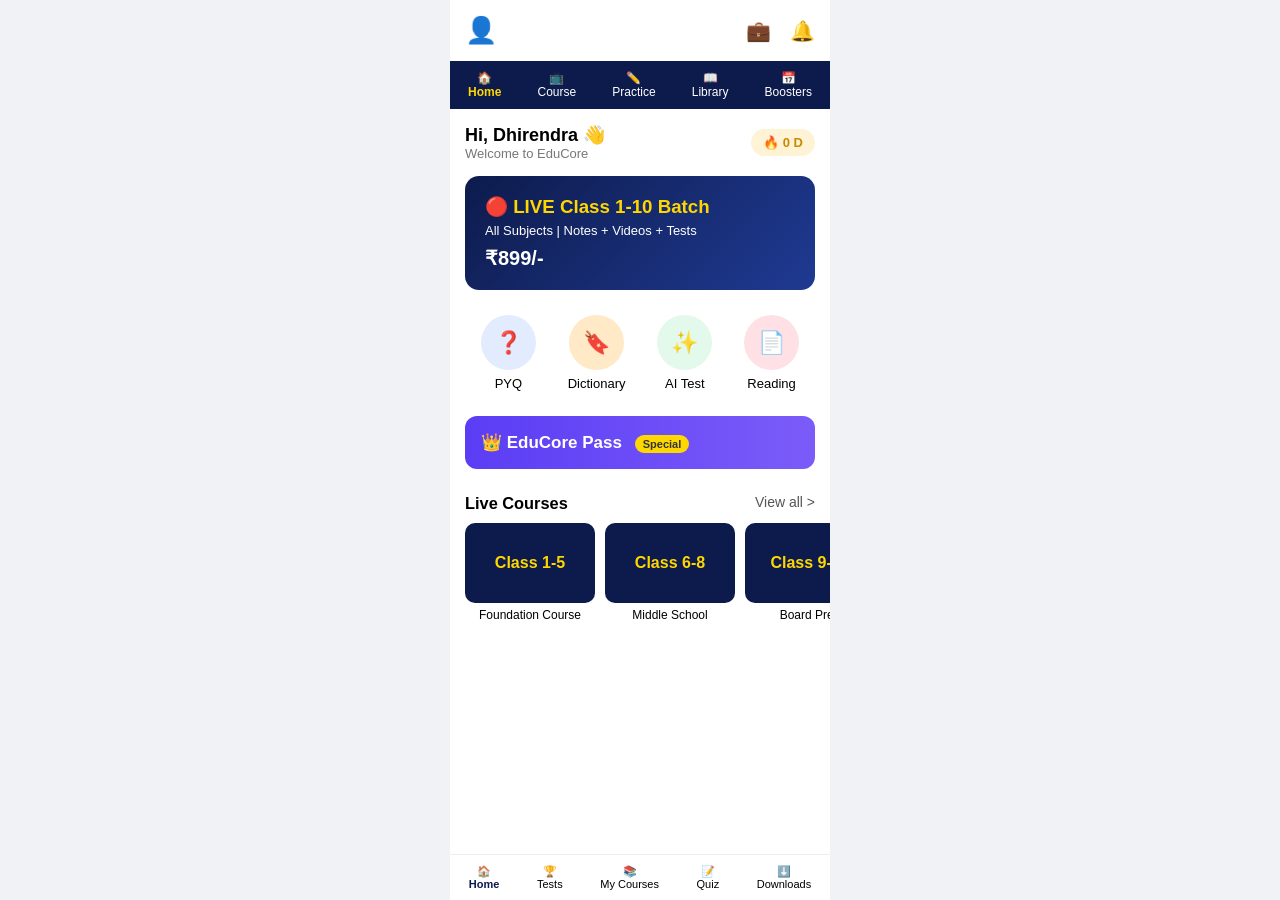
<file: index.html>
<!DOCTYPE html>
<html lang="en">
<head>
<meta charset="UTF-8">
<meta name="viewport" content="width=device-width, initial-scale=1.0">
<title>EduCore</title>
<link rel="manifest" href="manifest.json">
<link rel="stylesheet" href="style.css">
</head>
<body>
<div class="app">
  <div class="header">
    <div class="profile-icon">👤</div>
    <div class="header-icons">
      <span>💼</span>
      <span class="bell">🔔</span>
    </div>
  </div>

  <div class="tabs">
    <div class="tab active">🏠<br>Home</div>
    <div class="tab">📺<br>Course</div>
    <div class="tab">✏️<br>Practice</div>
    <div class="tab">📖<br>Library</div>
    <div class="tab">📅<br>Boosters</div>
  </div>

  <div class="greeting">
    <div>
      <h2>Hi, Dhirendra 👋</h2>
      <p>Welcome to EduCore</p>
    </div>
    <div class="coin">🔥 0 D</div>
  </div>

  <div class="banner" id="banner">
    <h3>🔴 LIVE Class 1-10 Batch</h3>
    <p>All Subjects | Notes + Videos + Tests</p>
    <div class="price">₹899/-</div>
  </div>

  <div class="quick-actions">
    <div class="qa"><div class="qa-icon blue">❓</div>PYQ</div>
    <div class="qa"><div class="qa-icon orange">🔖</div>Dictionary</div>
    <div class="qa"><div class="qa-icon green">✨</div>AI Test</div>
    <div class="qa"><div class="qa-icon pink">📄</div>Reading</div>
  </div>

  <div class="pass-banner">
    👑 EduCore Pass <span>Special</span>
  </div>

  <div class="section-title">
    <h3>Live Courses</h3>
    <span>View all ></span>
  </div>

  <div class="course-list">
    <a href="class1-5.html" style="text-decoration:none; color:inherit; display:block;">
    <div class="course-card">
      <div class="course-thumb">Class 1-5</div>
      <p>Foundation Course</p>
    </div>
    </a>
    <a href="class6-8.html" style="text-decoration:none; color:inherit; display:block;">
    <div class="course-card">
      <div class="course-thumb">Class 6-8</div>
      <p>Middle School</p>
    </div>
    </a>
    <a href="class9-10.html" style="text-decoration:none; color:inherit; display:block;">
    <div class="course-card">
      <div class="course-thumb">Class 9-10</div>
      <p>Board Prep</p>
    </div>
    </a>
  </div>

  <div class="bottom-nav">
    <div class="nav-item active">🏠<br>Home</div>
    <div class="nav-item">🏆<br>Tests</div>
    <div class="nav-item">📚<br>My Courses</div>
    <div class="nav-item">📝<br>Quiz</div>
    <div class="nav-item">⬇️<br>Downloads</div>
  </div>
</div>
<script src="script.js"></script>
</body>
    </html>
</file>
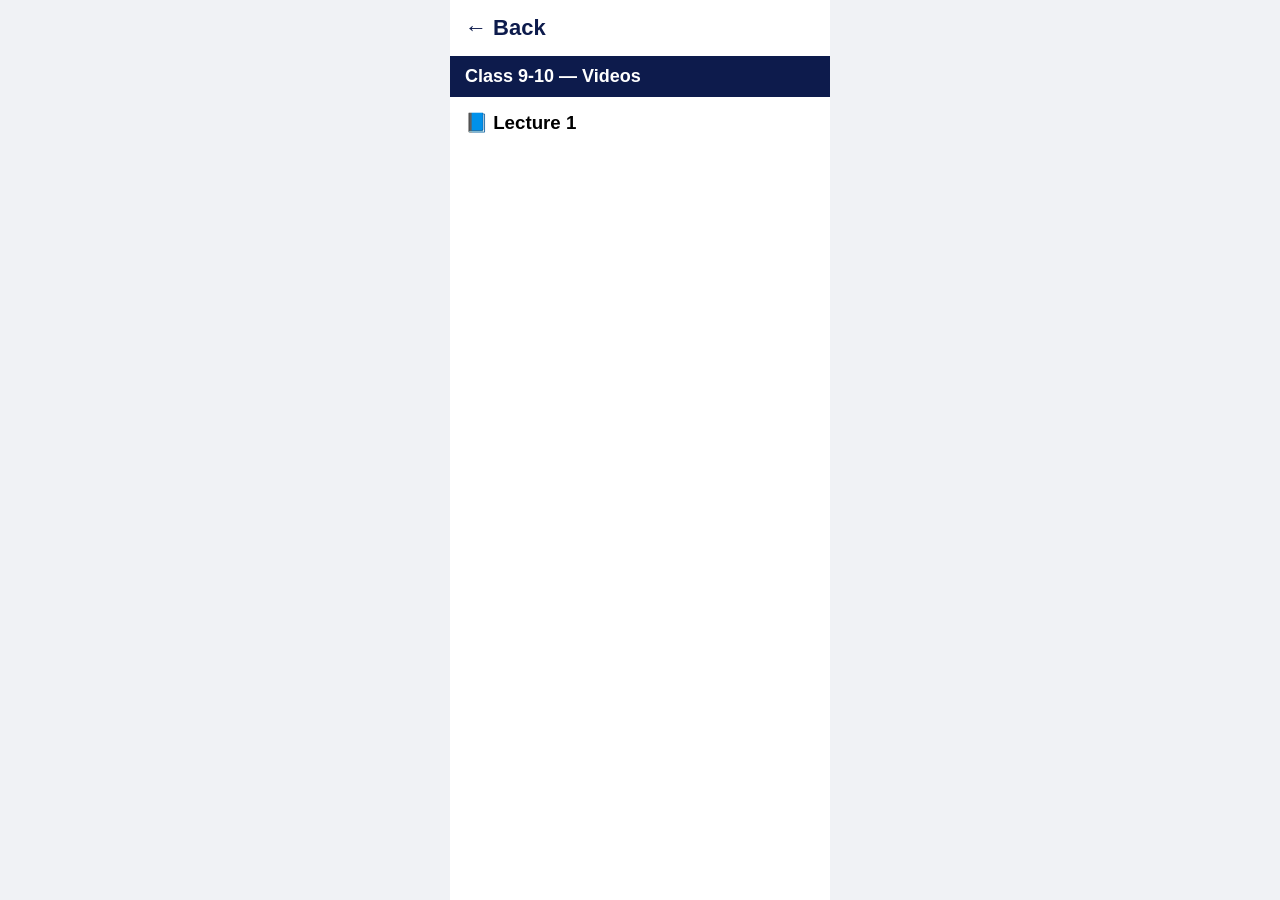
<file: class9-10.html>
<!DOCTYPE html>
<html lang="en">
<head>
<meta charset="UTF-8">
<meta name="viewport" content="width=device-width, initial-scale=1.0">
<title>Class 9-10 | EduCore</title>
<link rel="stylesheet" href="style.css">
</head>
<body>
<div class="app">
  <div class="header">
    <a href="index.html" style="text-decoration:none; color:#0d1b4c; font-size:22px; font-weight:bold;">← Back</a>
  </div>

  <div class="tabs" style="justify-content:flex-start; padding-left:15px;">
    <h2 style="color:#fff;">Class 9-10 — Videos</h2>
  </div>

  <div style="padding:15px;">

    <h3 style="margin-bottom:10px;">📘 Lecture 1</h3>
    <div style="margin-bottom:20px;">
      <iframe width="100%" height="200" src="https://www.youtube.com/embed/vzluPk_jV6g" frameborder="0" allowfullscreen style="border-radius:10px;"></iframe>
    </div>

  </div>
</div>
</body>
    </html>
</file>
<file: style.css>
* { margin:0; padding:0; box-sizing:border-box; font-family: sans-serif; }
body { background:#f0f2f5; display:flex; justify-content:center; }

.app {
  width: 380px;
  min-height: 100vh;
  background: #fff;
  padding-bottom: 70px;
  position: relative;
}

.header {
  display:flex; justify-content:space-between; align-items:center;
  padding: 15px; background:#fff;
}
.profile-icon { font-size:26px; }
.header-icons span { font-size:20px; margin-left:15px; }

.tabs {
  display:flex; justify-content:space-around;
  background:#0d1b4c; padding:10px 0; color:#fff;
  font-size:12px; text-align:center;
}
.tab.active { color:#ffd700; font-weight:bold; }

.greeting {
  display:flex; justify-content:space-between; align-items:center;
  padding: 15px;
}
.greeting h2 { font-size:18px; }
.greeting p { color:#777; font-size:13px; }
.coin { background:#fff3d6; color:#c98a00; padding:6px 12px; border-radius:20px; font-size:13px; font-weight:bold; }

.banner {
  margin: 0 15px 15px; padding:20px; border-radius:14px;
  background: linear-gradient(135deg,#0d1b4c,#1f3a93);
  color:#ffd700;
}
.banner h3 { margin-bottom:5px; }
.banner p { color:#fff; font-size:13px; margin-bottom:8px; }
.price { font-size:20px; font-weight:bold; color:#fff; }

.quick-actions {
  display:flex; justify-content:space-around; padding: 10px 15px; text-align:center; font-size:13px;
}
.qa-icon {
  width:55px; height:55px; border-radius:50%;
  display:flex; align-items:center; justify-content:center;
  font-size:22px; margin:0 auto 6px;
}
.blue{background:#e3ebff;} .orange{background:#ffe9c7;}
.green{background:#e2f9ec;} .pink{background:#ffe1e5;}

.pass-banner {
  margin:15px; padding:16px; border-radius:12px;
  background: linear-gradient(90deg,#5b3df5,#7b5cf9);
  color:#fff; font-size:17px; font-weight:bold;
}
.pass-banner span {
  background:#ffd700; color:#333; font-size:11px;
  padding:3px 8px; border-radius:10px; margin-left:8px;
}

.section-title {
  display:flex; justify-content:space-between; padding:10px 15px; font-size:14px; color:#555;
}
.section-title h3 { color:#000; }

.course-list { display:flex; gap:10px; padding:0 15px; overflow-x:auto; }
.course-card { min-width:130px; }
.course-thumb {
  height:80px; background:#0d1b4c; color:#ffd700;
  border-radius:10px; display:flex; align-items:center; justify-content:center;
  font-weight:bold; margin-bottom:5px;
}
.course-card p { font-size:12px; text-align:center; }

.bottom-nav {
  position:fixed; bottom:0; width:380px;
  display:flex; justify-content:space-around;
  background:#fff; border-top:1px solid #eee;
  padding:10px 0; font-size:11px; text-align:center;
}
.nav-item.active { color:#0d1b4c; font-weight:bold; }
.course-list a {
  display: block;
  text-decoration: none;
  color: inherit;
}
</file>
